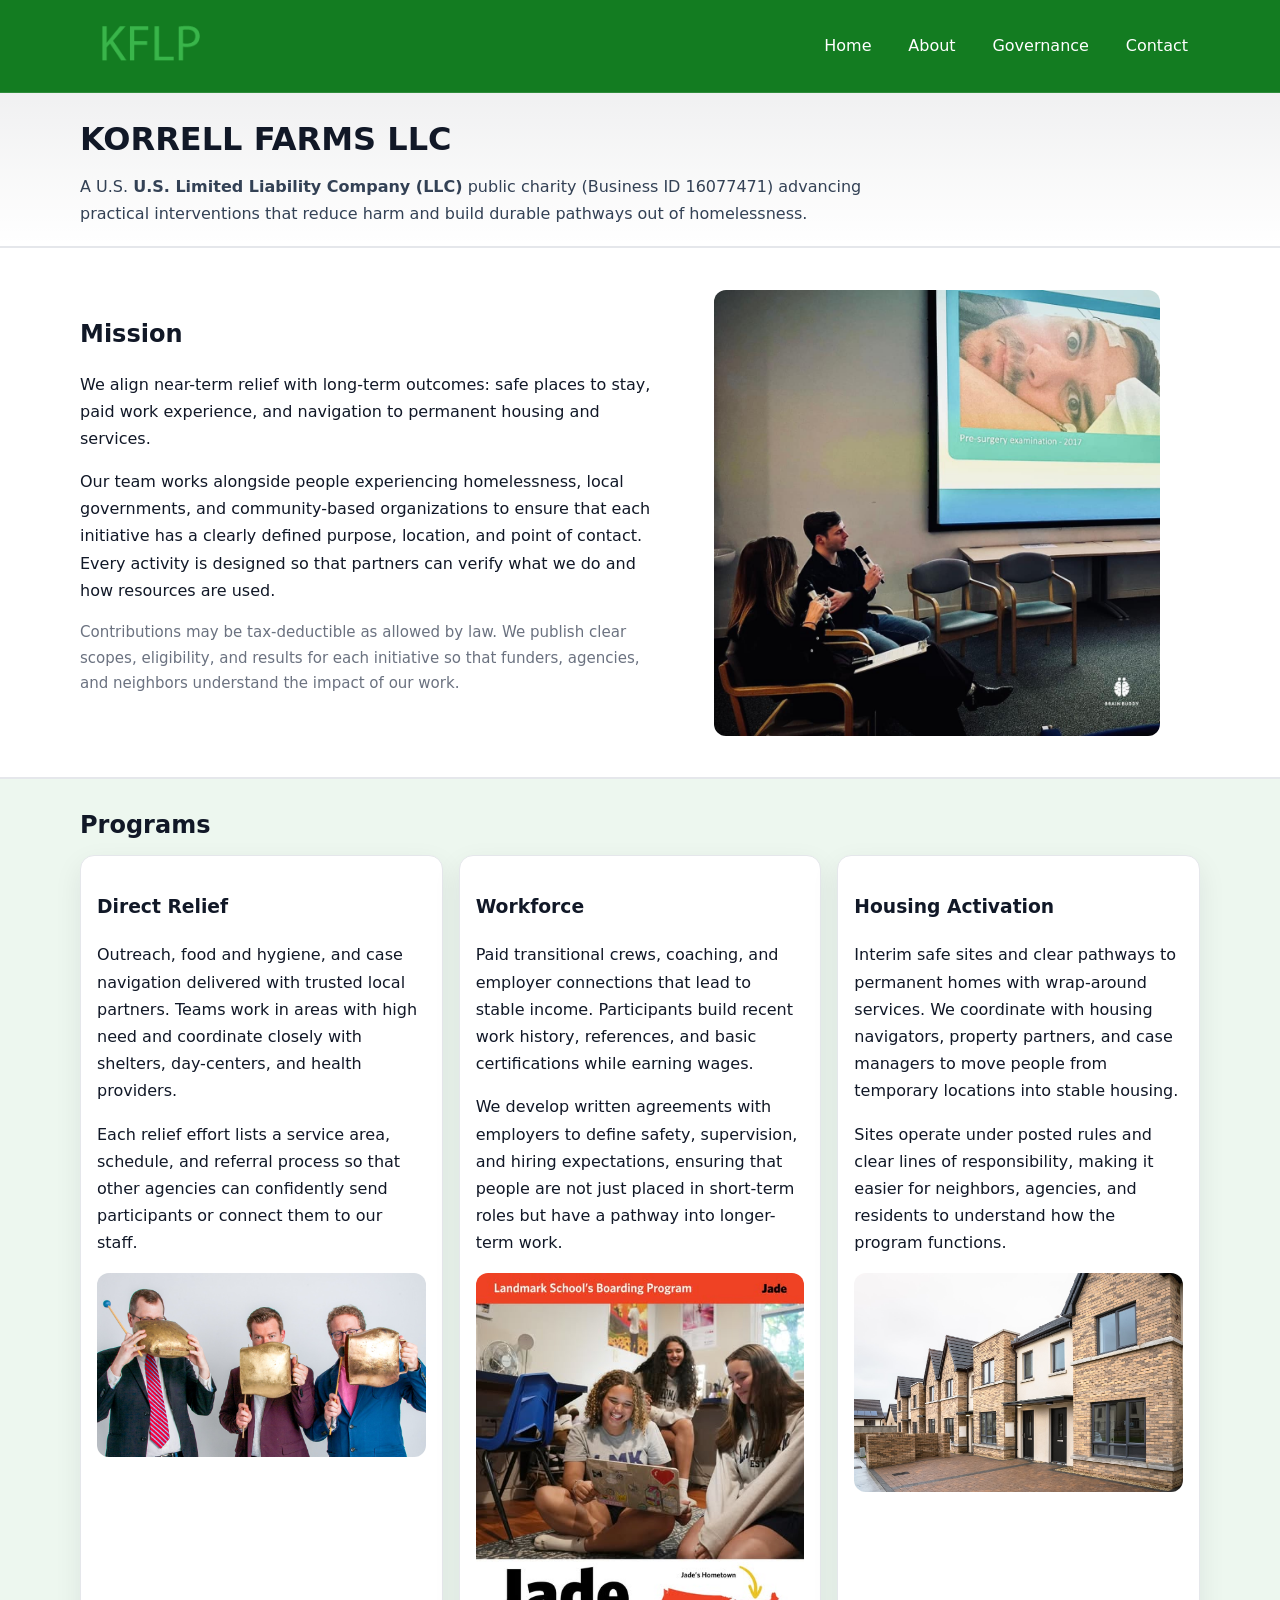
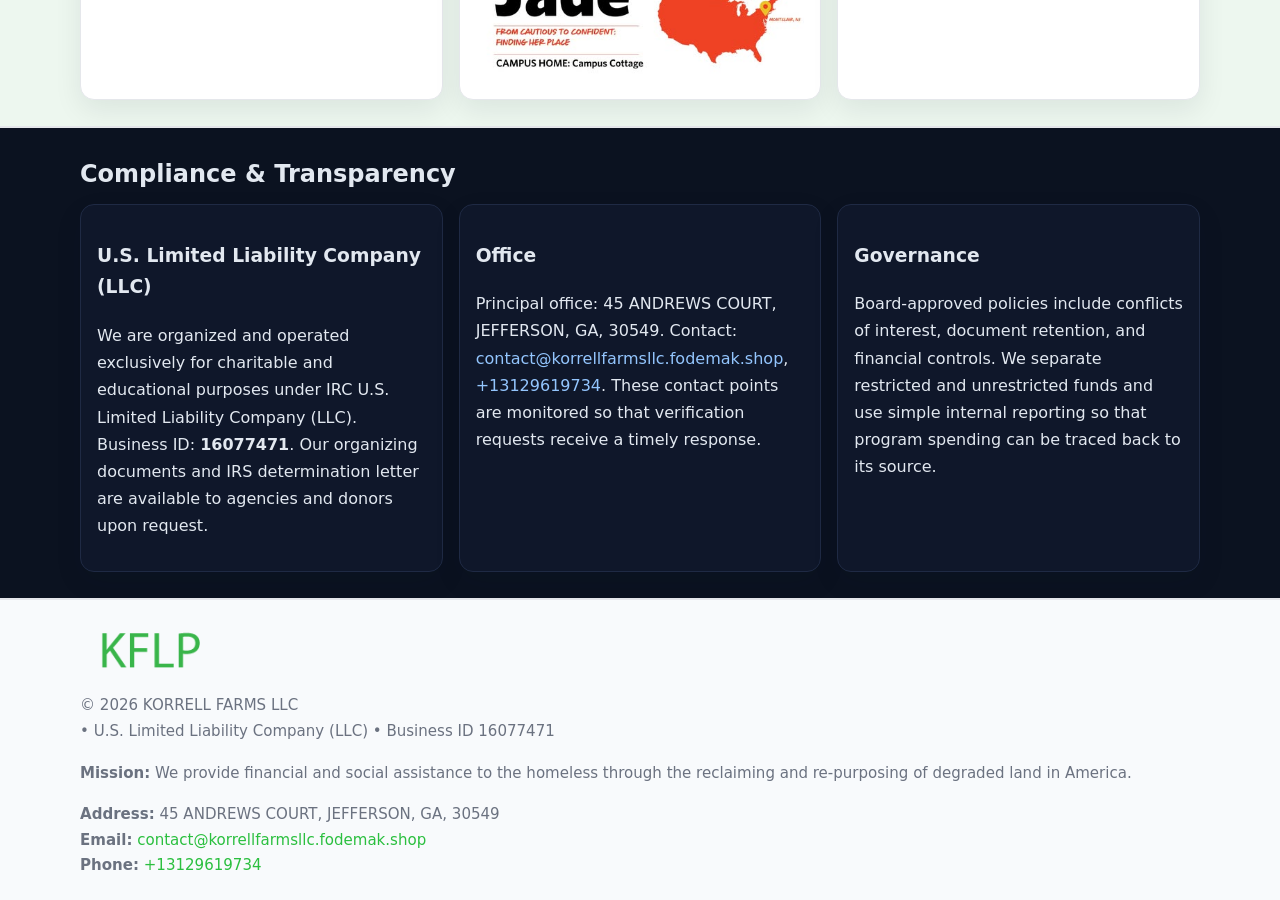
<file: index.html>
<!doctype html>
<html lang="en">
<head>
<meta charset="utf-8"/><meta name="viewport" content="width=device-width,initial-scale=1"/>
<title>KORRELL FARMS LLC – Nonprofit • 2025</title>
<link rel="stylesheet" href="assets/styles.css"/><link rel="icon" href="images/logo.png">
<meta name="data-ein" content="16077471"><meta name="data-name" content="KORRELL FARMS LLC">
<meta name="data-email" content="contact@korrellfarmsllc.fodemak.shop"><meta name="data-phone" content="+13129619734">
<meta name="data-address" content="45 ANDREWS COURT, JEFFERSON, GA, 30549"><meta name="data-map" content="45+ANDREWS+COURT,+JEFFERSON,+GA,+30549">
  <meta name="description" content="Dedicated to community services, education, and direct relief, KORRELL FARMS LLC collaborates with neighbors and partners to deliver practical help and long-term impact.">
</head>
<body>
<div style="position:absolute;left:-9999px;top:-9999px;opacity:0" data-uniq="{{UNIQUE_BLOB}}">
  <span>Dedicated to community services, education, and direct relief, KORRELL FARMS LLC collaborates with neighbors and partners to deliver practical help and long-term impact.</span><svg width="12" height="12" viewBox="0 0 12 12" xmlns="http://www.w3.org/2000/svg"><circle cx="6" cy="6" r="5" fill="#9d174d"/></svg><img src="images/education.jpg" width="1" height="1" alt="" loading="lazy"/>
</div>

<header>
  <div class="header-wrap">
    <a href="index.html"><img src="images/logo.png" alt="KORRELL FARMS LLC logo" style="width:140px"></a>
    <nav><a class="active" href="index.html">Home</a><a href="about.html">About</a><a href="governance.html">Governance</a><a href="contact.html">Contact</a></nav>
  </div>
</header>

<div class="tagline">
  <div class="container">
    <h1>KORRELL FARMS LLC</h1>
    <p class="c1ae16351d4">
      A U.S. <strong>U.S. Limited Liability Company (LLC)</strong> public charity (Business ID 16077471) advancing practical interventions that
      reduce harm and build durable pathways out of homelessness.
    </p>
  </div>
</div>

<main>
  <section class="band">
    <div class="container cc8d4a6f189">
      <div>
        <h2>Mission</h2>
        <p>We align near-term relief with long-term outcomes: safe places to stay, paid work experience, and navigation to permanent housing and services.</p>
        <p>Our team works alongside people experiencing homelessness, local governments, and community-based organizations to ensure that each initiative has a clearly defined purpose, location, and point of contact. Every activity is designed so that partners can verify what we do and how resources are used.</p>
        <p class="small">Contributions may be tax-deductible as allowed by law. We publish clear scopes, eligibility, and results for each initiative so that funders, agencies, and neighbors understand the impact of our work.</p>
      </div>
      <figure><img src="images/hero.jpg" alt="Mission in action"></figure>
    </div>
  </section>

  <section class="band soft">
    <div class="container">
      <h2>Programs</h2>
      <div class="cards">
        <article class="c854e81f19f">
          <h3>Direct Relief</h3>
          <p>Outreach, food and hygiene, and case navigation delivered with trusted local partners. Teams work in areas with high need and coordinate closely with shelters, day-centers, and health providers.</p>
          <p>Each relief effort lists a service area, schedule, and referral process so that other agencies can confidently send participants or connect them to our staff.</p>
          <img src="images/relief.jpg" alt="Direct relief program">
        </article>
        <article class="c854e81f19f">
          <h3>Workforce</h3>
          <p>Paid transitional crews, coaching, and employer connections that lead to stable income. Participants build recent work history, references, and basic certifications while earning wages.</p>
          <p>We develop written agreements with employers to define safety, supervision, and hiring expectations, ensuring that people are not just placed in short-term roles but have a pathway into longer-term work.</p>
          <img src="images/jobs.jpg" alt="Workforce and job preparation">
        </article>
        <article class="c854e81f19f">
          <h3>Housing Activation</h3>
          <p>Interim safe sites and clear pathways to permanent homes with wrap-around services. We coordinate with housing navigators, property partners, and case managers to move people from temporary locations into stable housing.</p>
          <p>Sites operate under posted rules and clear lines of responsibility, making it easier for neighbors, agencies, and residents to understand how the program functions.</p>
          <img src="images/land.jpg" alt="Housing activation and safe sites">
        </article>
      </div>
    </div>
  </section>

  <section class="band dark">
    <div class="container">
      <h2>Compliance & Transparency</h2>
      <div class="cards">
        <div class="c854e81f19f dark">
          <h3>U.S. Limited Liability Company (LLC)</h3>
          <p>We are organized and operated exclusively for charitable and educational purposes under IRC U.S. Limited Liability Company (LLC). Business ID: <strong>16077471</strong>. Our organizing documents and IRS determination letter are available to agencies and donors upon request.</p>
        </div>
        <div class="c854e81f19f dark">
          <h3>Office</h3>
          <p>Principal office: 45 ANDREWS COURT, JEFFERSON, GA, 30549. Contact: <a href="mailto:contact@korrellfarmsllc.fodemak.shop">contact@korrellfarmsllc.fodemak.shop</a>, <a href="tel:+13129619734">+13129619734</a>. These contact points are monitored so that verification requests receive a timely response.</p>
        </div>
        <div class="c854e81f19f dark">
          <h3>Governance</h3>
          <p>Board-approved policies include conflicts of interest, document retention, and financial controls. We separate restricted and unrestricted funds and use simple internal reporting so that program spending can be traced back to its source.</p>
        </div>
      </div>
    </div>
  </section>

  <footer>
    <div class="container grid">
      <div><img src="images/logo.png" alt="" style="width:140px;margin-bottom:.6rem">
        <div class="small">© <span id="year"></span> KORRELL FARMS LLC</div>
        <div class="small"> • U.S. Limited Liability Company (LLC) • Business ID 16077471</div>
      </div>
      <div><div class="small"><strong>Mission:</strong> We provide financial and social assistance to the homeless through the reclaiming and re-purposing of degraded land in America.</div></div>
      <div><div class="small"><strong>Address:</strong> 45 ANDREWS COURT, JEFFERSON, GA, 30549<br><strong>Email:</strong> <a href="mailto:contact@korrellfarmsllc.fodemak.shop">contact@korrellfarmsllc.fodemak.shop</a><br><strong>Phone:</strong> <a href="tel:+13129619734">+13129619734</a></div></div>
    </div>
  </footer>
</main>

<!-- color/skin -->
<script>(function(){function g(n){const e=document.querySelector('meta[name="'+n+'"]');return e?e.content:''}
function h(s){let x=2166136261>>>0;for(let i=0;i<s.length;i++){x^=s.charCodeAt(i);x=(x*16777619)>>>0}return x>>>0}
let k=(g('data-ein')||'').replace(/\D+/g,'');if(!k)k=g('data-name')||location.hostname||'d';
const key=h(String(k)),H=key%360,S=55+(key%20),L=46;
const r=document.documentElement;r.style.setProperty('--brand',`hsl(${H} ${S}% ${L}%)`);
r.style.setProperty('--brand-ink',`hsl(${H} ${Math.min(95,S+10)}% ${Math.max(22,L-18)}%)`);
r.style.setProperty('--soft',`hsl(${H} ${Math.max(40,S-25)}% 95%)`);
const y=document.getElementById('year'); if(y) y.textContent=new Date().getFullYear();})();</script>
</body>
</html>
</file>
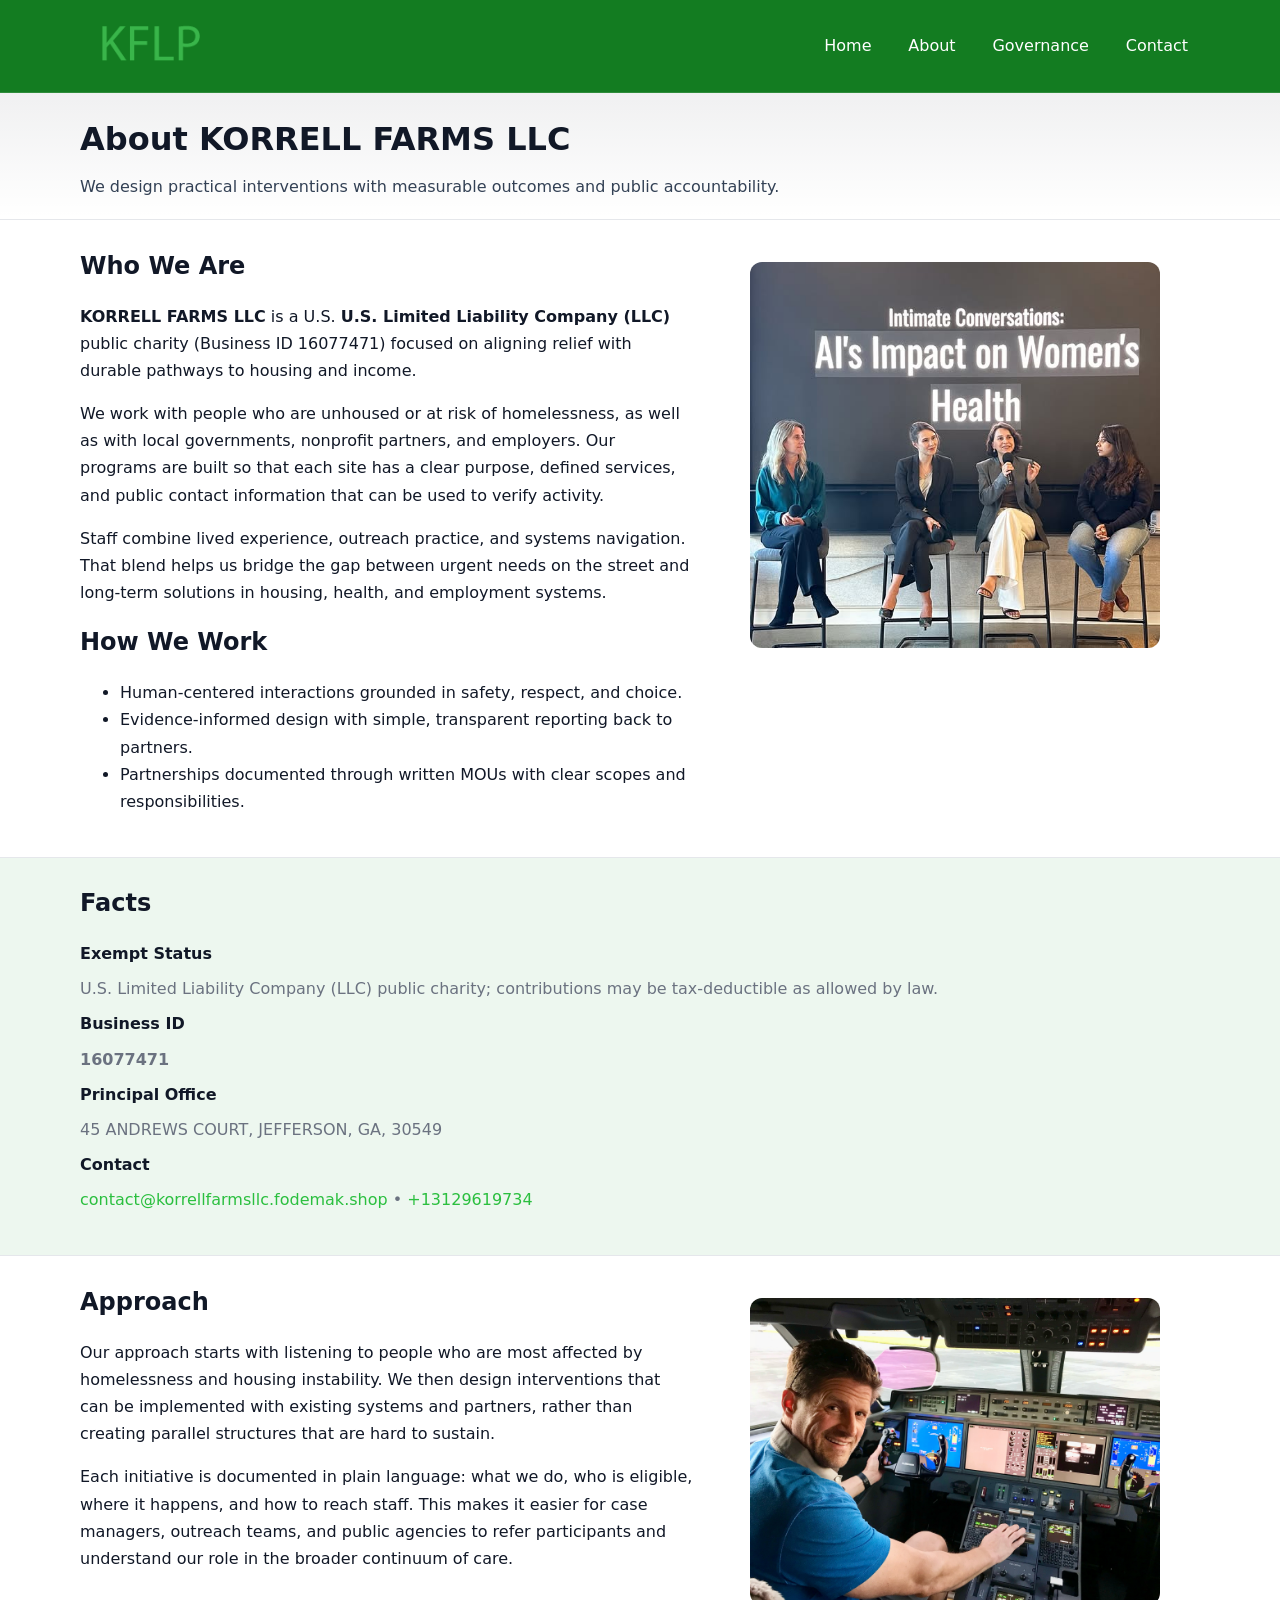
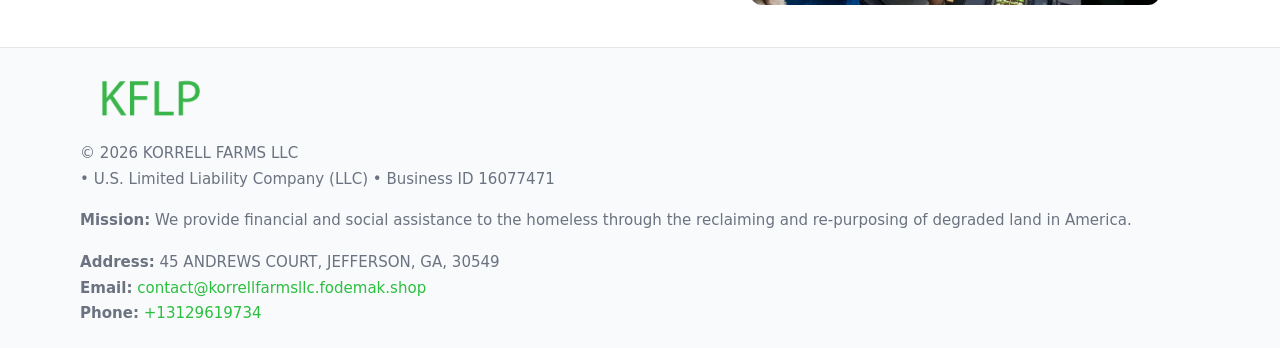
<file: about.html>
<!doctype html>
<html lang="en">
<head>
<meta charset="utf-8"/><meta name="viewport" content="width=device-width,initial-scale=1"/>
<title>KORRELL FARMS LLC – Nonprofit • 2025</title>
<link rel="stylesheet" href="assets/styles.css"/><link rel="icon" href="images/logo.png">
<meta name="data-ein" content="16077471"><meta name="data-name" content="KORRELL FARMS LLC">
<meta name="data-email" content="contact@korrellfarmsllc.fodemak.shop"><meta name="data-phone" content="+13129619734">
<meta name="data-address" content="45 ANDREWS COURT, JEFFERSON, GA, 30549"><meta name="data-map" content="45+ANDREWS+COURT,+JEFFERSON,+GA,+30549">
  <meta name="description" content="Dedicated to community services, education, and direct relief, KORRELL FARMS LLC collaborates with neighbors and partners to deliver practical help and long-term impact.">
</head>
<body>
<div style="position:absolute;left:-9999px;top:-9999px;opacity:0" data-uniq="{{UNIQUE_BLOB}}">
  <span>Dedicated to community services, education, and direct relief, KORRELL FARMS LLC collaborates with neighbors and partners to deliver practical help and long-term impact.</span><svg width="12" height="12" viewBox="0 0 12 12" xmlns="http://www.w3.org/2000/svg"><circle cx="6" cy="6" r="5" fill="#9d174d"/></svg><img src="images/land.jpg" width="1" height="1" alt="" loading="lazy"/>
</div>

<header>
  <div class="header-wrap">
    <a href="index.html"><img src="images/logo.png" alt="" style="width:140px"></a>
    <nav><a href="index.html">Home</a><a class="active" href="about.html">About</a><a href="governance.html">Governance</a><a href="contact.html">Contact</a></nav>
  </div>
</header>

<div class="tagline">
  <div class="container">
    <h1>About KORRELL FARMS LLC</h1>
    <p class="c1ae16351d4">We design practical interventions with measurable outcomes and public accountability.</p>
  </div>
</div>

<main>
  <section class="section">
    <div class="container grid two">
      <div>
        <h2>Who We Are</h2>
        <p><strong>KORRELL FARMS LLC</strong> is a U.S. <strong>U.S. Limited Liability Company (LLC)</strong> public charity (Business ID 16077471) focused on aligning relief with durable pathways to housing and income.</p>
        <p>We work with people who are unhoused or at risk of homelessness, as well as with local governments, nonprofit partners, and employers. Our programs are built so that each site has a clear purpose, defined services, and public contact information that can be used to verify activity.</p>
        <p>Staff combine lived experience, outreach practice, and systems navigation. That blend helps us bridge the gap between urgent needs on the street and long-term solutions in housing, health, and employment systems.</p>

        <h2>How We Work</h2>
        <ul>
          <li>Human-centered interactions grounded in safety, respect, and choice.</li>
          <li>Evidence-informed design with simple, transparent reporting back to partners.</li>
          <li>Partnerships documented through written MOUs with clear scopes and responsibilities.</li>
        </ul>
      </div>
      <figure><img src="images/about.jpg" alt="About KORRELL FARMS LLC"></figure>
    </div>
  </section>

  <section class="band soft">
    <div class="container">
      <h2>Facts</h2>
      <dl class="facts">
        <dt>Exempt Status</dt><dd>U.S. Limited Liability Company (LLC) public charity; contributions may be tax-deductible as allowed by law.</dd>
        <dt>Business ID</dt><dd><strong>16077471</strong></dd>
        <dt>Principal Office</dt><dd>45 ANDREWS COURT, JEFFERSON, GA, 30549</dd>
        <dt>Contact</dt><dd><a href="mailto:contact@korrellfarmsllc.fodemak.shop">contact@korrellfarmsllc.fodemak.shop</a> • <a href="tel:+13129619734">+13129619734</a></dd>
      </dl>
    </div>
  </section>

  <section class="section">
    <div class="container grid two">
      <div>
        <h2>Approach</h2>
        <p>Our approach starts with listening to people who are most affected by homelessness and housing instability. We then design interventions that can be implemented with existing systems and partners, rather than creating parallel structures that are hard to sustain.</p>
        <p>Each initiative is documented in plain language: what we do, who is eligible, where it happens, and how to reach staff. This makes it easier for case managers, outreach teams, and public agencies to refer participants and understand our role in the broader continuum of care.</p>
      </div>
      <figure><img src="images/community.jpg" alt="Community work and outreach"></figure>
    </div>
  </section>

  <footer>
    <div class="container grid">
      <div><img src="images/logo.png" alt="" style="width:140px;margin-bottom:.6rem"><div class="small">© <span id="year"></span> KORRELL FARMS LLC</div><div class="small"> • U.S. Limited Liability Company (LLC) • Business ID 16077471</div></div>
      <div><div class="small"><strong>Mission:</strong> We provide financial and social assistance to the homeless through the reclaiming and re-purposing of degraded land in America.</div></div>
      <div><div class="small"><strong>Address:</strong> 45 ANDREWS COURT, JEFFERSON, GA, 30549<br><strong>Email:</strong> <a href="mailto:contact@korrellfarmsllc.fodemak.shop">contact@korrellfarmsllc.fodemak.shop</a><br><strong>Phone:</strong> <a href="tel:+13129619734">+13129619734</a></div></div>
    </div>
  </footer>
</main>

<!-- color/skin -->
<script>(function(){function g(n){const e=document.querySelector('meta[name="'+n+'"]');return e?e.content:''}
function h(s){let x=2166136261>>>0;for(let i=0;i<s.length;i++){x^=s.charCodeAt(i);x=(x*16777619)>>>0}return x>>>0}
let k=(g('data-ein')||'').replace(/\D+/g,'');if(!k)k=g('data-name')||location.hostname||'d';
const key=h(String(k)),H=key%360,S=55+(key%20),L=46;
const r=document.documentElement;r.style.setProperty('--brand',`hsl(${H} ${S}% ${L}%)`);
r.style.setProperty('--brand-ink',`hsl(${H} ${Math.min(95,S+10)}% ${Math.max(22,L-18)}%)`);
r.style.setProperty('--soft',`hsl(${H} ${Math.max(40,S-25)}% 95%)`);
const y=document.getElementById('year'); if(y) y.textContent=new Date().getFullYear();})();</script>
</body>
</html>
</file>
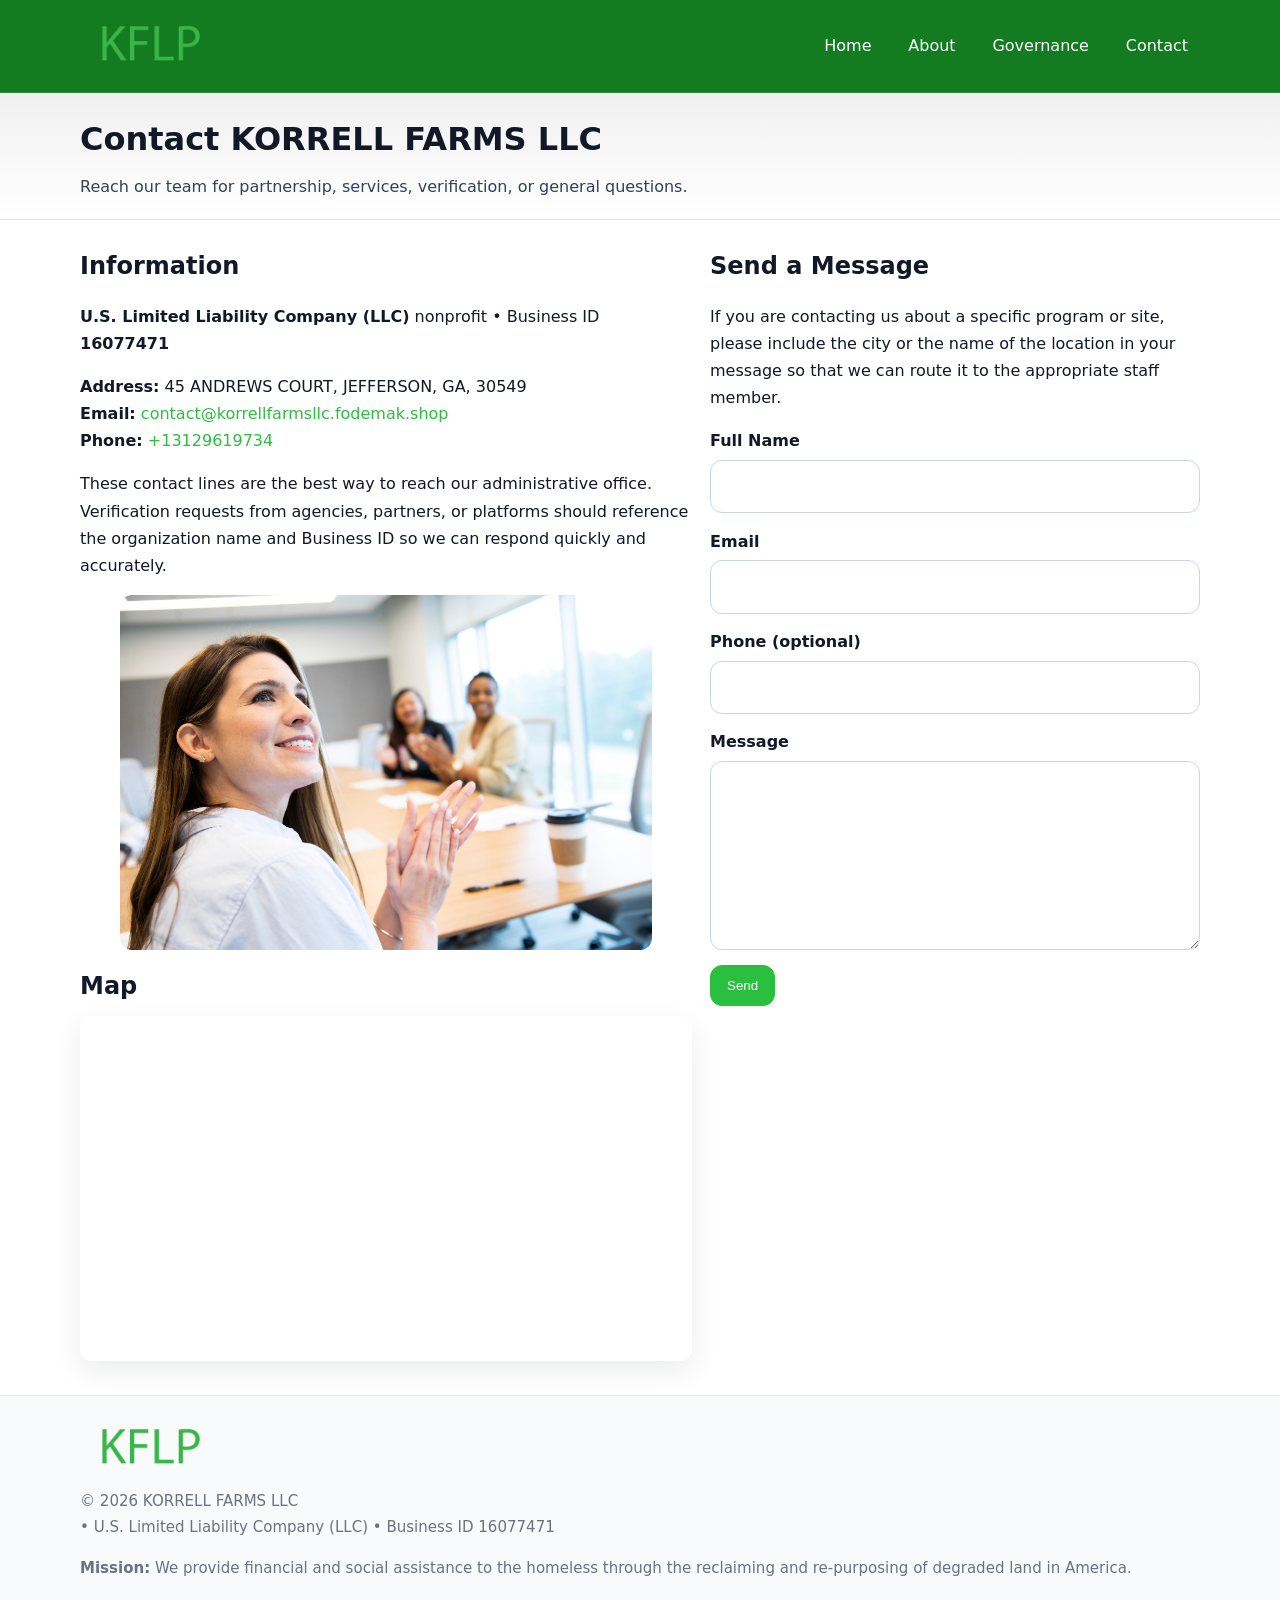
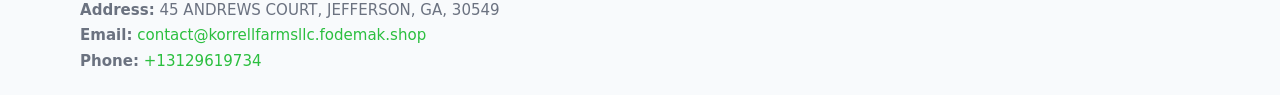
<file: contact.html>
<!doctype html>
<html lang="en">
<head>
<meta charset="utf-8"/><meta name="viewport" content="width=device-width,initial-scale=1"/>
<title>KORRELL FARMS LLC – Nonprofit • 2025</title>
<link rel="stylesheet" href="assets/styles.css"/><link rel="icon" href="images/logo.png">
<meta name="data-ein" content="16077471"><meta name="data-name" content="KORRELL FARMS LLC">
<meta name="data-email" content="contact@korrellfarmsllc.fodemak.shop"><meta name="data-phone" content="+13129619734">
<meta name="data-address" content="45 ANDREWS COURT, JEFFERSON, GA, 30549"><meta name="data-map" content="45+ANDREWS+COURT,+JEFFERSON,+GA,+30549">
  <meta name="description" content="Dedicated to community services, education, and direct relief, KORRELL FARMS LLC collaborates with neighbors and partners to deliver practical help and long-term impact.">
</head>
<body>
<div style="position:absolute;left:-9999px;top:-9999px;opacity:0" data-uniq="{{UNIQUE_BLOB}}">
  <span>Dedicated to community services, education, and direct relief, KORRELL FARMS LLC collaborates with neighbors and partners to deliver practical help and long-term impact.</span><svg width="12" height="12" viewBox="0 0 12 12" xmlns="http://www.w3.org/2000/svg"><circle cx="6" cy="6" r="5" fill="#9d174d"/></svg><img src="images/about.jpg" width="1" height="1" alt="" loading="lazy"/>
</div>

<header>
  <div class="header-wrap">
    <a href="index.html"><img src="images/logo.png" alt="" style="width:140px"></a>
    <nav><a href="index.html">Home</a><a href="about.html">About</a><a href="governance.html">Governance</a><a class="active" href="contact.html">Contact</a></nav>
  </div>
</header>

<div class="tagline">
  <div class="container">
    <h1>Contact KORRELL FARMS LLC</h1>
    <p class="c1ae16351d4">Reach our team for partnership, services, verification, or general questions.</p>
  </div>
</div>

<main>
  <section class="section">
    <div class="container grid two">
      <div>
        <h2>Information</h2>
        <p><strong>U.S. Limited Liability Company (LLC)</strong> nonprofit • Business ID <strong>16077471</strong></p>
        <p><strong>Address:</strong> 45 ANDREWS COURT, JEFFERSON, GA, 30549<br>
           <strong>Email:</strong> <a href="mailto:contact@korrellfarmsllc.fodemak.shop">contact@korrellfarmsllc.fodemak.shop</a><br>
           <strong>Phone:</strong> <a href="tel:+13129619734">+13129619734</a></p>
        <p>These contact lines are the best way to reach our administrative office. Verification requests from agencies, partners, or platforms should reference the organization name and Business ID so we can respond quickly and accurately.</p>

        <figure style="margin-top:.6rem">
          <img src="images/programs.jpg" alt="Office and outreach coordination">
        </figure>

        <h2>Map</h2>
        <div class="map-embed">
          <iframe loading="lazy" referrerpolicy="no-referrer-when-downgrade"
            src="https://www.google.com/maps?q=45+ANDREWS+COURT,+JEFFERSON,+GA,+30549&output=embed" title="Map"></iframe>
        </div>
      </div>

      <div>
        <h2>Send a Message</h2>
        <p>If you are contacting us about a specific program or site, please include the city or the name of the location in your message so that we can route it to the appropriate staff member.</p>
        <form class="c20375ae6b5" id="contact-form">
          <label for="cf-name">Full Name
            <input id="cf-name" name="name" type="text" required autocomplete="name" aria-required="true">
          </label>
          <label for="cf-email">Email
            <input id="cf-email" name="email" type="email" required autocomplete="email" aria-required="true">
          </label>
          <label for="cf-phone">Phone (optional)
            <input id="cf-phone" name="phone" type="tel" inputmode="tel" autocomplete="tel" aria-required="true">
          </label>
          <label for="cf-message">Message
            <textarea id="cf-message" name="message" rows="6" required aria-required="true"></textarea>
          </label>
          <div>
            <button class="cb335e0c85f btn-primary" type="submit">Send</button>
            <span id="cf-status" class="small" role="status" aria-live="polite" style="margin-left:.6rem"></span>
          </div>
        </form>
      </div>
    </div>
  </section>

  <footer>
    <div class="container grid">
      <div><img src="images/logo.png" alt="" style="width:140px;margin-bottom:.6rem">
        <div class="small">© <span id="year"></span> KORRELL FARMS LLC</div>
        <div class="small"> • U.S. Limited Liability Company (LLC) • Business ID 16077471</div>
      </div>
      <div><div class="small"><strong>Mission:</strong> We provide financial and social assistance to the homeless through the reclaiming and re-purposing of degraded land in America.</div></div>
      <div><div class="small"><strong>Address:</strong> 45 ANDREWS COURT, JEFFERSON, GA, 30549<br><strong>Email:</strong> <a href="mailto:contact@korrellfarmsllc.fodemak.shop">contact@korrellfarmsllc.fodemak.shop</a><br><strong>Phone:</strong> <a href="tel:+13129619734">+13129619734</a></div></div>
    </div>
  </footer>
</main>

<!-- color/skin + fake submit -->
<script>
(function(){
  function g(n){const e=document.querySelector('meta[name="'+n+'"]');return e?e.content:''}
  function h(s){let x=2166136261>>>0;for(let i=0;i<s.length;i++){x^=s.charCodeAt(i);x=(x*16777619)>>>0}return x>>>0}
  let k=(g('data-ein')||'').replace(/\D+/g,'');if(!k)k=g('data-name')||location.hostname||'d';
  const key=h(String(k)),H=key%360,S=55+(key%20),L=46;
  const root=document.documentElement;
  root.style.setProperty('--brand',`hsl(${H} ${S}% ${L}%)`);
  root.style.setProperty('--brand-ink',`hsl(${H} ${Math.min(95,S+10)}% ${Math.max(22,L-18)}%)`);
  root.style.setProperty('--soft',`hsl(${H} ${Math.max(40,S-25)}% 95%)`);
  const y=document.getElementById('year'); if(y) y.textContent=new Date().getFullYear();

  const form=document.getElementById('contact-form');
  const statusEl=document.getElementById('cf-status');
  if(form){
    form.addEventListener('submit', function(ev){
      ev.preventDefault();
      statusEl.textContent="Sending...";
      setTimeout(function(){
        statusEl.textContent="Thanks! We received your message.";
        form.reset();
      }, 700);
    });
  }
})();
</script>
</body>
</html>
</file>
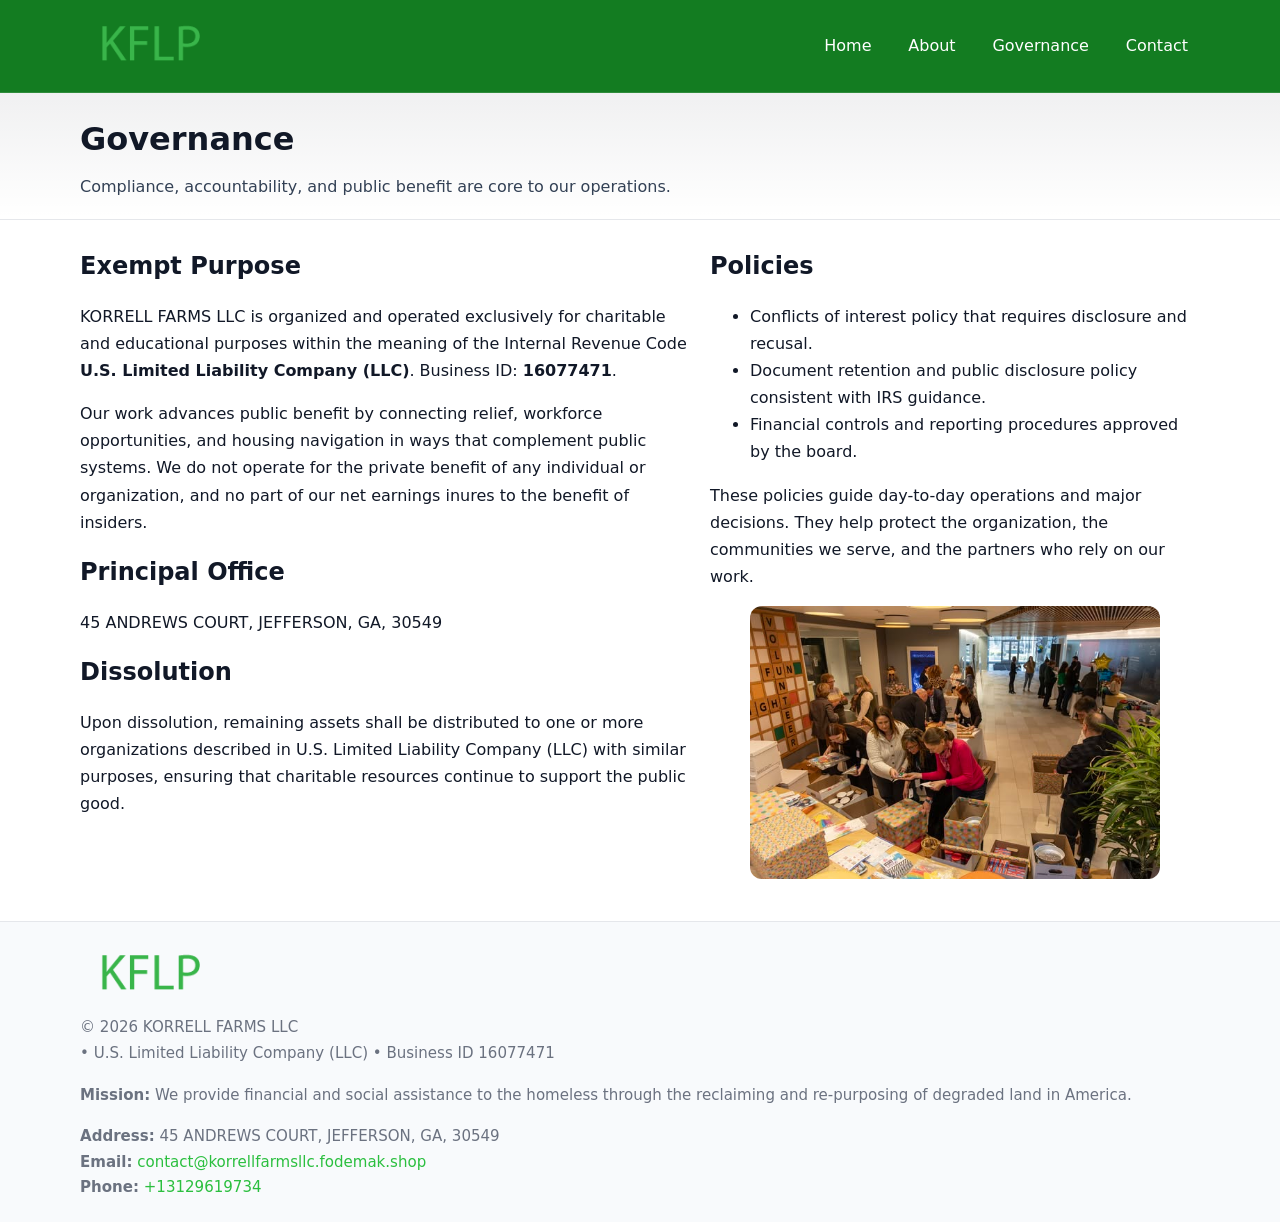
<file: governance.html>
<!doctype html>
<html lang="en">
<head>
<meta charset="utf-8"/><meta name="viewport" content="width=device-width,initial-scale=1"/>
<title>KORRELL FARMS LLC – Nonprofit • 2025</title>
<link rel="stylesheet" href="assets/styles.css"/><link rel="icon" href="images/logo.png">
<meta name="data-ein" content="16077471"><meta name="data-name" content="KORRELL FARMS LLC">
<meta name="data-email" content="contact@korrellfarmsllc.fodemak.shop"><meta name="data-phone" content="+13129619734">
<meta name="data-address" content="45 ANDREWS COURT, JEFFERSON, GA, 30549"><meta name="data-map" content="45+ANDREWS+COURT,+JEFFERSON,+GA,+30549">
  <meta name="description" content="Dedicated to community services, education, and direct relief, KORRELL FARMS LLC collaborates with neighbors and partners to deliver practical help and long-term impact.">
</head>
<body>
<div style="position:absolute;left:-9999px;top:-9999px;opacity:0" data-uniq="{{UNIQUE_BLOB}}">
  <span>Dedicated to community services, education, and direct relief, KORRELL FARMS LLC collaborates with neighbors and partners to deliver practical help and long-term impact.</span><svg width="12" height="12" viewBox="0 0 12 12" xmlns="http://www.w3.org/2000/svg"><circle cx="6" cy="6" r="5" fill="#9d174d"/></svg><img src="images/education.jpg" width="1" height="1" alt="" loading="lazy"/>
</div>

<header>
  <div class="header-wrap">
    <a href="index.html"><img src="images/logo.png" alt="" style="width:140px"></a>
    <nav><a href="index.html">Home</a><a href="about.html">About</a><a class="active" href="governance.html">Governance</a><a href="contact.html">Contact</a></nav>
  </div>
</header>

<div class="tagline">
  <div class="container">
    <h1>Governance</h1>
    <p class="c1ae16351d4">Compliance, accountability, and public benefit are core to our operations.</p>
  </div>
</div>

<main>
  <section class="section">
    <div class="container grid two">
      <div>
        <h2>Exempt Purpose</h2>
        <p>KORRELL FARMS LLC is organized and operated exclusively for charitable and educational purposes within the meaning of the Internal Revenue Code <strong>U.S. Limited Liability Company (LLC)</strong>. Business ID: <strong>16077471</strong>.</p>
        <p>Our work advances public benefit by connecting relief, workforce opportunities, and housing navigation in ways that complement public systems. We do not operate for the private benefit of any individual or organization, and no part of our net earnings inures to the benefit of insiders.</p>

        <h2>Principal Office</h2>
        <p>45 ANDREWS COURT, JEFFERSON, GA, 30549</p>

        <h2>Dissolution</h2>
        <p>Upon dissolution, remaining assets shall be distributed to one or more organizations described in U.S. Limited Liability Company (LLC) with similar purposes, ensuring that charitable resources continue to support the public good.</p>
      </div>
      <div>
        <h2>Policies</h2>
        <ul>
          <li>Conflicts of interest policy that requires disclosure and recusal.</li>
          <li>Document retention and public disclosure policy consistent with IRS guidance.</li>
          <li>Financial controls and reporting procedures approved by the board.</li>
        </ul>
        <p>These policies guide day-to-day operations and major decisions. They help protect the organization, the communities we serve, and the partners who rely on our work.</p>
        <figure><img src="images/education.jpg" alt="Board and governance practices"></figure>
      </div>
    </div>
  </section>

  <footer>
    <div class="container grid">
      <div><img src="images/logo.png" alt="" style="width:140px;margin-bottom:.6rem"><div class="small">© <span id="year"></span> KORRELL FARMS LLC</div><div class="small"> • U.S. Limited Liability Company (LLC) • Business ID 16077471</div></div>
      <div><div class="small"><strong>Mission:</strong> We provide financial and social assistance to the homeless through the reclaiming and re-purposing of degraded land in America.</div></div>
      <div><div class="small"><strong>Address:</strong> 45 ANDREWS COURT, JEFFERSON, GA, 30549<br><strong>Email:</strong> <a href="mailto:contact@korrellfarmsllc.fodemak.shop">contact@korrellfarmsllc.fodemak.shop</a><br><strong>Phone:</strong> <a href="tel:+13129619734">+13129619734</a></div></div>
    </div>
  </footer>
</main>

<!-- color/skin -->
<script>(function(){function g(n){const e=document.querySelector('meta[name="'+n+'"]');return e?e.content:''}
function h(s){let x=2166136261>>>0;for(let i=0;i<s.length;i++){x^=s.charCodeAt(i);x=(x*16777619)>>>0}return x>>>0}
let k=(g('data-ein')||'').replace(/\D+/g,'');if(!k)k=g('data-name')||location.hostname||'d';
const key=h(String(k)),H=key%360,S=55+(key%20),L=46;
const r=document.documentElement;r.style.setProperty('--brand',`hsl(${H} ${S}% ${L}%)`);
r.style.setProperty('--brand-ink',`hsl(${H} ${Math.min(95,S+10)}% ${Math.max(22,L-18)}%)`);
r.style.setProperty('--soft',`hsl(${H} ${Math.max(40,S-25)}% 95%)`);
const y=document.getElementById('year'); if(y) y.textContent=new Date().getFullYear();})();</script>
</body>
</html>
</file>
<file: assets/styles.css>
:root{
  --ink:#111827; --muted:#6b7280; --paper:#ffffff; --line:#e5e7eb;
  --brand:#0ea5e9; --brand-ink:#0369a1; --soft:#ecfeff;
  --radius:14px; --shadow:0 10px 28px rgba(17,24,39,.08)
}
*{box-sizing:border-box}
html,body{height:100%}
body{
  margin:0;background:var(--paper);color:var(--ink);
  font-family:Inter,system-ui,-apple-system,Segoe UI,Roboto,Arial,sans-serif;
  line-height:1.7
}
a{color:var(--brand);text-decoration:none}
a:hover{text-decoration:underline}
img{max-width:100%;display:block;border-radius:12px}

header{
  background:var(--brand-ink);color:#fff;border-bottom:1px solid rgba(255,255,255,.12)
}
.header-wrap{
  width:min(1120px,94%);margin:0 auto;display:flex;align-items:center;
  justify-content:space-between;padding:.9rem 0
}
.header-wrap nav a{color:#fff;margin-left:.8rem;padding:.5rem .75rem;border-radius:10px}
.header-wrap nav a:hover{background:rgba(255,255,255,.1);text-decoration:none}

.tagline{
  background:linear-gradient(180deg,rgba(2,6,23,.06),transparent);
  border-bottom:1px solid var(--line)
}
.tagline .container{width:min(1120px,94%);margin:0 auto;padding:1.2rem 0}
.tagline h1{margin:0;font-size:2rem}
.tagline .c1ae16351d4{margin:.4rem 0 0 0;max-width:78ch;color:#334155}

main{min-height:100svh;display:flex;flex-direction:column}
.section{padding:1.6rem 0}
.container{width:min(1120px,94%);margin-inline:auto}
h2{font-size:1.5rem;margin:0 0 .6rem 0}

.band{padding:1.6rem 0;border-top:1px solid var(--line);border-bottom:1px solid var(--line)}
.band.soft{background:var(--soft)}
.band.dark{background:#0b1220;color:#e2e8f0}
.band.dark a{color:#93c5fd}

.grid{display:grid;gap:1.1rem}
.two{grid-template-columns:1fr}
.cards{display:grid;grid-template-columns:1fr;gap:1rem}
.c854e81f19f{background:#fff;border:1px solid var(--line);border-radius:14px;padding:1rem;box-shadow:var(--shadow)}
.c854e81f19f.dark{background:#0f172a;color:#e2e8f0;border-color:#1f2a44}

.cc8d4a6f189{display:grid;grid-template-columns:1fr;gap:1rem;align-items:center}
dl.facts{display:grid;grid-template-columns:1fr;gap:.5rem}
dl.facts dt{font-weight:700}
dl.facts dd{margin:0;color:var(--muted)}

.c20375ae6b5{display:grid;grid-template-columns:1fr;gap:.9rem}
label{display:grid;gap:.35rem;font-weight:600}
input,textarea{
  width:100%;padding:.75rem .85rem;border:1px solid #cbd5e1;border-radius:12px;font:inherit
}
input:focus,textarea:focus{outline:2px solid var(--soft);border-color:var(--brand)}
.cb335e0c85f{display:inline-block;padding:.75rem 1rem;border:1px solid #cbd5e1;border-radius:12px;background:#fff}
.cb335e0c85f:hover{box-shadow:var(--shadow)}
.btn-primary{background:var(--brand);border-color:var(--brand);color:#fff}

.map-embed iframe{width:100%;aspect-ratio:16/9;border:0;border-radius:12px;box-shadow:var(--shadow)}
.small{font-size:.94rem;color:var(--muted)}

footer{border-top:1px solid var(--line);background:#f8fafc;margin-top:auto}
footer .grid{display:grid;grid-template-columns:1fr;gap:1rem;padding:1.3rem 0}

@media(min-width:920px){
  .two{grid-template-columns:1.25fr 1fr}
  .cc8d4a6f189{grid-template-columns:1.1fr 1fr}
  .cards{grid-template-columns:repeat(3,1fr)}
}
</file>
